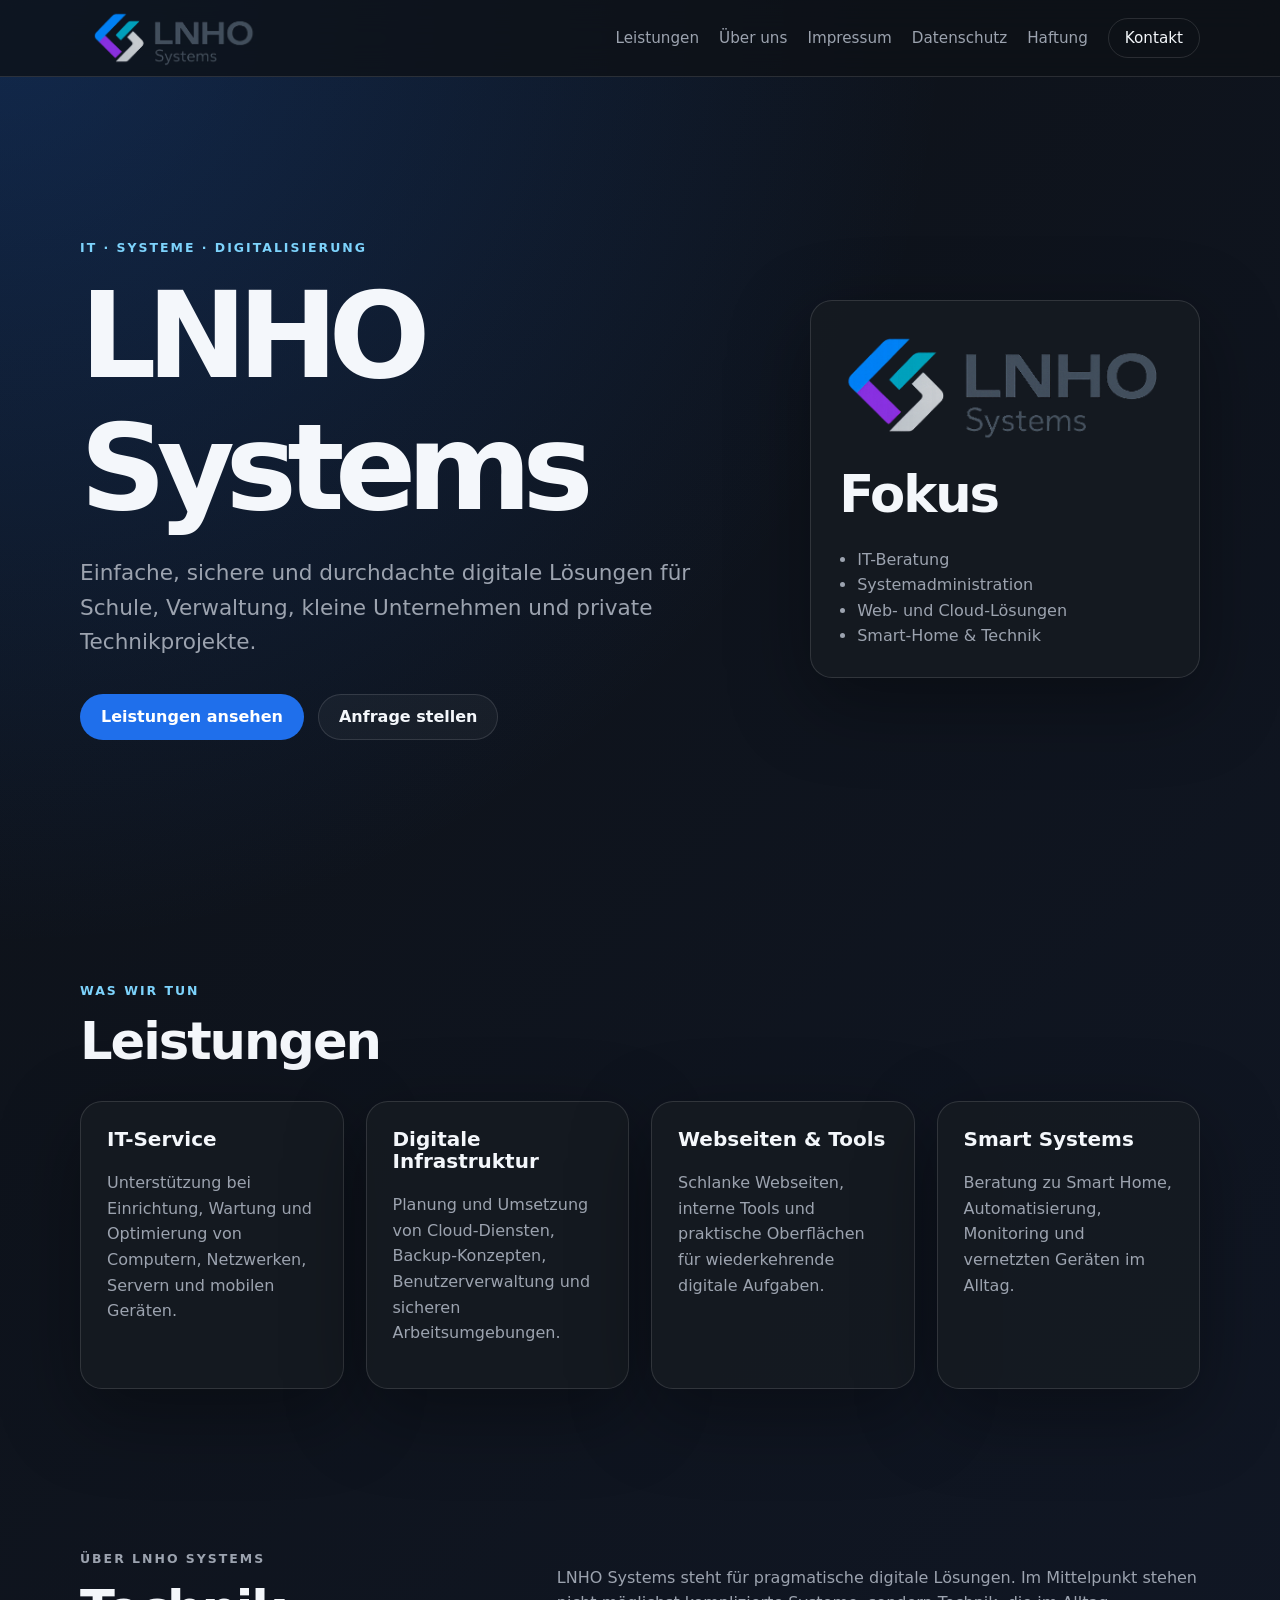
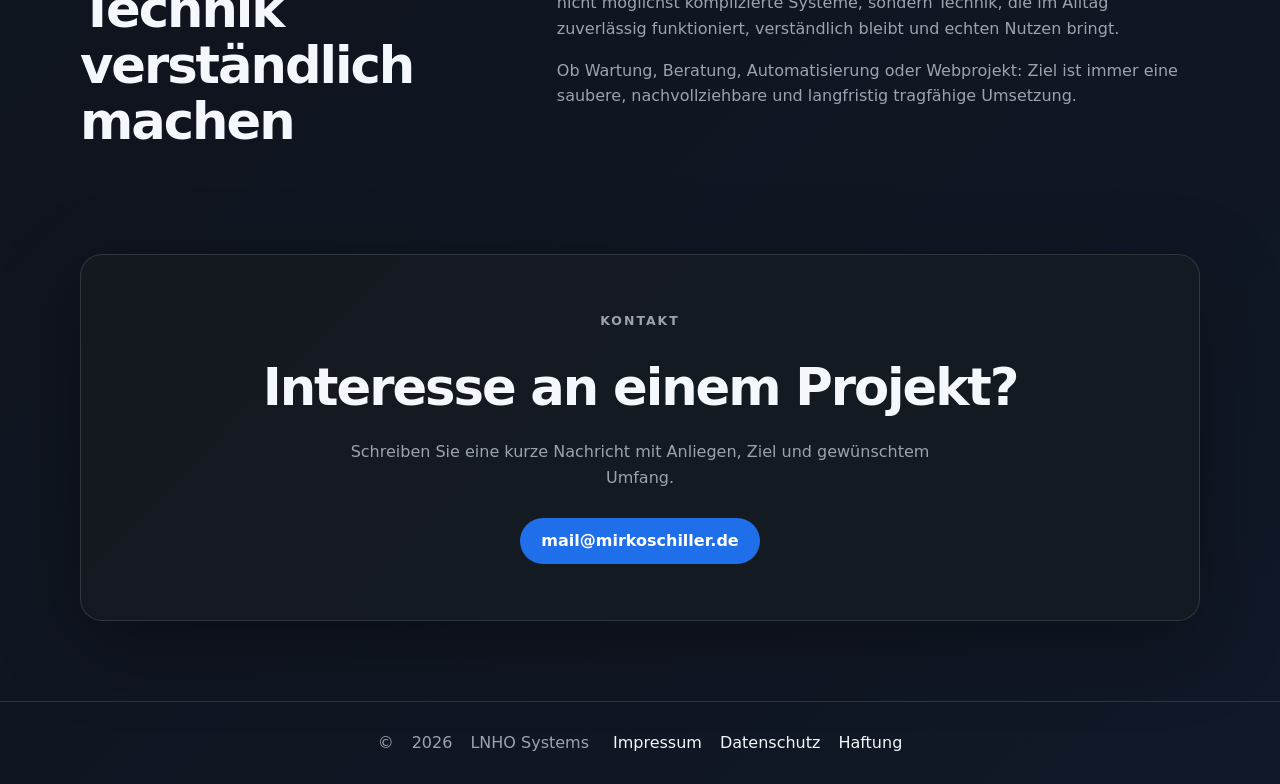
<file: index.html>
<!DOCTYPE html>
<html lang="de">
<head>
  <meta charset="UTF-8" />
  <meta name="viewport" content="width=device-width, initial-scale=1.0" />
  <title>LNHO Systems</title>
  <meta name="description" content="LNHO Systems – digitale Lösungen, IT-Service und smarte Technik." />
  <link rel="stylesheet" href="styles.css" />
</head>
<body>
  <header class="site-header">
    <nav class="navbar">
      <a class="brand" href="index.html#start" aria-label="LNHO Systems Startseite">
        <img src="assets/LNHO Systems Logo.png" alt="LNHO Systems Logo" class="brand-logo" />
      </a>

      <button class="nav-toggle" aria-label="Menü öffnen">
        ☰
      </button>

      <ul class="nav-links">
        <li><a href="index.html#leistungen">Leistungen</a></li>
        <li><a href="index.html#ueber">Über uns</a></li>
        <li><a href="impressum.html">Impressum</a></li>
        <li><a href="datenschutz.html">Datenschutz</a></li>
        <li><a href="haftung.html">Haftung</a></li>
        <li><a href="index.html#kontakt" class="nav-button">Kontakt</a></li>
      </ul>
    </nav>
  </header>

  <main>
    <section id="start" class="hero">
      <div class="hero-content">
        <p class="eyebrow">IT · Systeme · Digitalisierung</p>
        <h1>LNHO Systems</h1>
        <p class="hero-subtitle">
          Einfache, sichere und durchdachte digitale Lösungen für Schule,
          Verwaltung, kleine Unternehmen und private Technikprojekte.
        </p>

        <div class="hero-actions">
          <a href="#leistungen" class="button primary">Leistungen ansehen</a>
          <a href="#kontakt" class="button secondary">Anfrage stellen</a>
        </div>
      </div>

      <div class="hero-card">
        <img src="assets/LNHO Systems Logo.png" alt="LNHO Systems Logo" class="hero-logo" />
        <h2>Fokus</h2>
        <ul>
          <li>IT-Beratung</li>
          <li>Systemadministration</li>
          <li>Web- und Cloud-Lösungen</li>
          <li>Smart-Home & Technik</li>
        </ul>
      </div>
    </section>

    <section id="leistungen" class="section">
      <div class="section-heading">
        <p class="eyebrow">Was wir tun</p>
        <h2>Leistungen</h2>
      </div>

      <div class="grid cards">
        <article class="card">
          <h3>IT-Service</h3>
          <p>
            Unterstützung bei Einrichtung, Wartung und Optimierung von Computern,
            Netzwerken, Servern und mobilen Geräten.
          </p>
        </article>

        <article class="card">
          <h3>Digitale Infrastruktur</h3>
          <p>
            Planung und Umsetzung von Cloud-Diensten, Backup-Konzepten,
            Benutzerverwaltung und sicheren Arbeitsumgebungen.
          </p>
        </article>

        <article class="card">
          <h3>Webseiten & Tools</h3>
          <p>
            Schlanke Webseiten, interne Tools und praktische Oberflächen für
            wiederkehrende digitale Aufgaben.
          </p>
        </article>

        <article class="card">
          <h3>Smart Systems</h3>
          <p>
            Beratung zu Smart Home, Automatisierung, Monitoring und vernetzten
            Geräten im Alltag.
          </p>
        </article>
      </div>
    </section>

    <section id="ueber" class="section split">
      <div>
        <p class="eyebrow">Über LNHO Systems</p>
        <h2>Technik verständlich machen</h2>
      </div>
      <div>
        <p>
          LNHO Systems steht für pragmatische digitale Lösungen. Im Mittelpunkt
          stehen nicht möglichst komplizierte Systeme, sondern Technik, die im
          Alltag zuverlässig funktioniert, verständlich bleibt und echten Nutzen
          bringt.
        </p>
        <p>
          Ob Wartung, Beratung, Automatisierung oder Webprojekt: Ziel ist immer
          eine saubere, nachvollziehbare und langfristig tragfähige Umsetzung.
        </p>
      </div>
    </section>

    

    <section id="kontakt" class="section contact">
      <p class="eyebrow">Kontakt</p>
      <h2>Interesse an einem Projekt?</h2>
      <p>
        Schreiben Sie eine kurze Nachricht mit Anliegen, Ziel und gewünschtem
        Umfang.
      </p>
      <a class="button primary" href="mailto:mail@mirkoschiller.de">
        mail@mirkoschiller.de
      </a>
    </section>
  </main>

  <footer class="site-footer">
    <p>© <span id="year"></span> LNHO Systems</p>
    <p>
      <a href="impressum.html">Impressum</a>
      <a href="datenschutz.html">Datenschutz</a>
      <a href="haftung.html">Haftung</a>
    </p>
  </footer>

  <script src="script.js"></script>
</body>
</html>
</file>
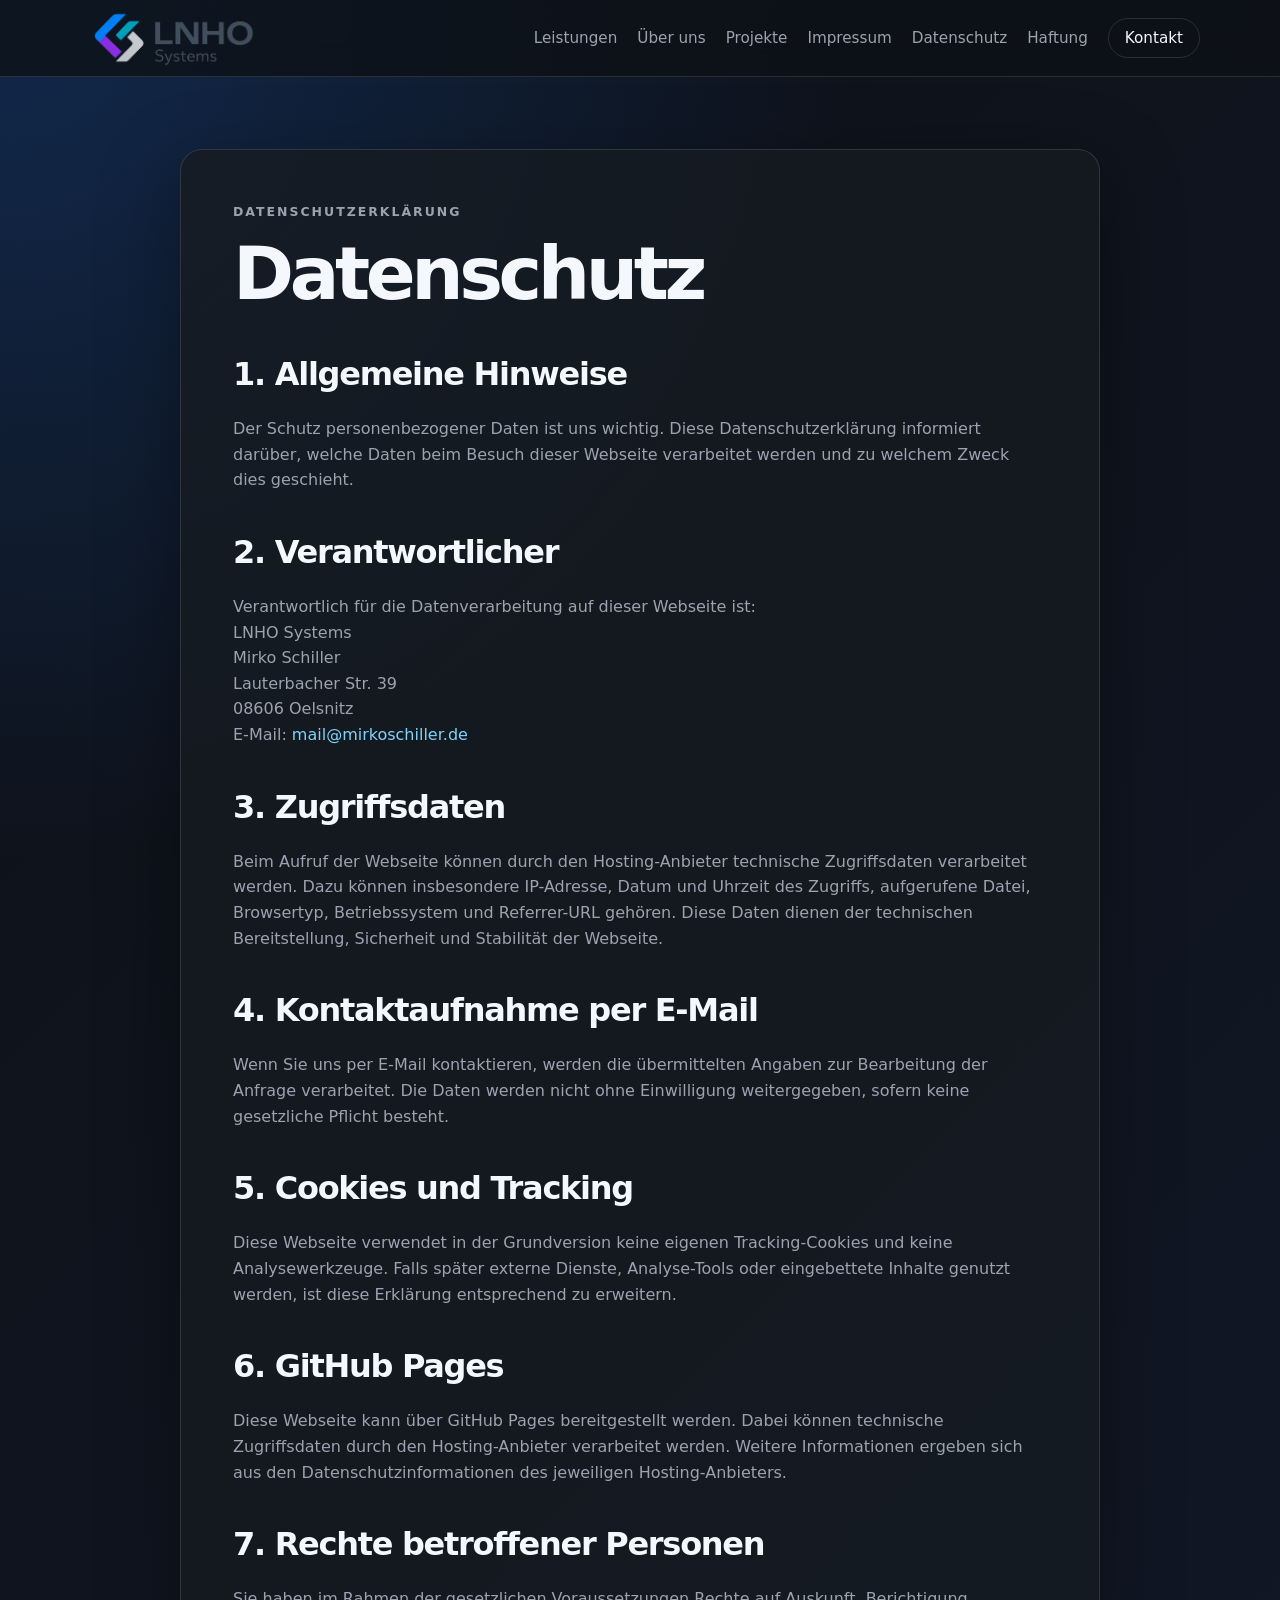
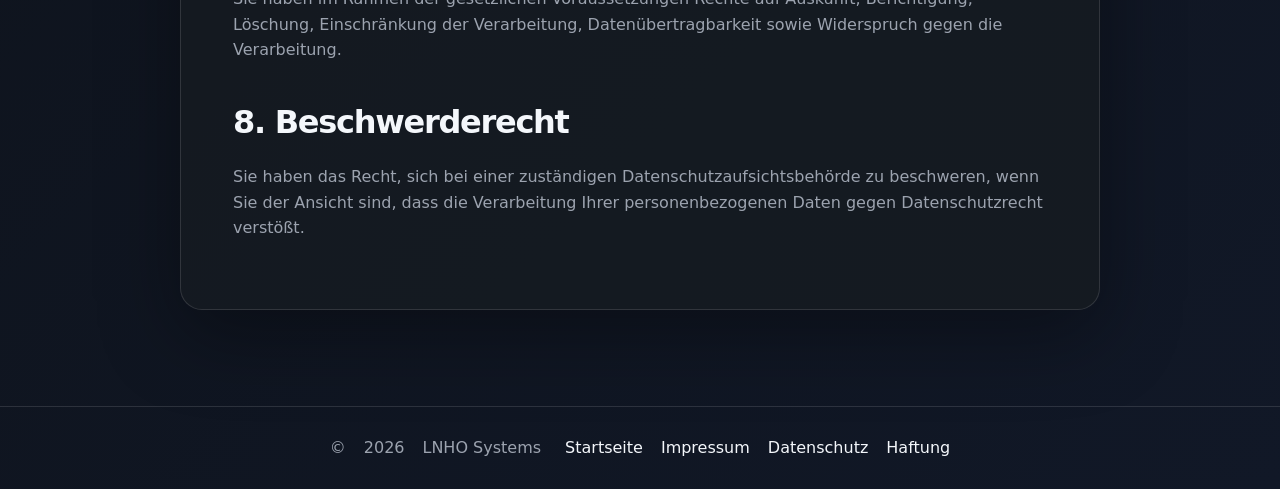
<file: datenschutz.html>
<!DOCTYPE html>
<html lang="de">
<head>
  <meta charset="UTF-8" />
  <meta name="viewport" content="width=device-width, initial-scale=1.0" />
  <title>Datenschutz · LNHO Systems</title>
  <meta name="description" content="Datenschutz von LNHO Systems." />
  <link rel="stylesheet" href="styles.css" />
</head>
<body>
  <header class="site-header">
    <nav class="navbar">
      <a class="brand" href="index.html#start" aria-label="LNHO Systems Startseite">
        <img src="assets/LNHO Systems Logo.png" alt="LNHO Systems Logo" class="brand-logo" />
      </a>

      <button class="nav-toggle" aria-label="Menü öffnen">☰</button>

      <ul class="nav-links">
        <li><a href="index.html#leistungen">Leistungen</a></li>
        <li><a href="index.html#ueber">Über uns</a></li>
        <li><a href="index.html#projekte">Projekte</a></li>
        <li><a href="impressum.html">Impressum</a></li>
        <li><a href="datenschutz.html">Datenschutz</a></li>
        <li><a href="haftung.html">Haftung</a></li>
        <li><a href="index.html#kontakt" class="nav-button">Kontakt</a></li>
      </ul>
    </nav>
  </header>

  <main class="legal-page">
    <article class="legal-card">
      <p class="eyebrow">Datenschutzerklärung</p>
      <h1>Datenschutz</h1>


<h2>1. Allgemeine Hinweise</h2>
<p>
  Der Schutz personenbezogener Daten ist uns wichtig. Diese Datenschutzerklärung informiert darüber,
  welche Daten beim Besuch dieser Webseite verarbeitet werden und zu welchem Zweck dies geschieht.
</p>

<h2>2. Verantwortlicher</h2>
<p>
  Verantwortlich für die Datenverarbeitung auf dieser Webseite ist:<br>
  LNHO Systems<br>
  Mirko Schiller<br>
  Lauterbacher Str. 39<br>
  08606 Oelsnitz<br>
  E-Mail: <a href="mailto:mail@mirkoschiller.de">mail@mirkoschiller.de</a>
</p>

<h2>3. Zugriffsdaten</h2>
<p>
  Beim Aufruf der Webseite können durch den Hosting-Anbieter technische Zugriffsdaten verarbeitet werden.
  Dazu können insbesondere IP-Adresse, Datum und Uhrzeit des Zugriffs, aufgerufene Datei, Browsertyp,
  Betriebssystem und Referrer-URL gehören. Diese Daten dienen der technischen Bereitstellung,
  Sicherheit und Stabilität der Webseite.
</p>

<h2>4. Kontaktaufnahme per E-Mail</h2>
<p>
  Wenn Sie uns per E-Mail kontaktieren, werden die übermittelten Angaben zur Bearbeitung der Anfrage
  verarbeitet. Die Daten werden nicht ohne Einwilligung weitergegeben, sofern keine gesetzliche Pflicht besteht.
</p>

<h2>5. Cookies und Tracking</h2>
<p>
  Diese Webseite verwendet in der Grundversion keine eigenen Tracking-Cookies und keine Analysewerkzeuge.
  Falls später externe Dienste, Analyse-Tools oder eingebettete Inhalte genutzt werden, ist diese Erklärung
  entsprechend zu erweitern.
</p>

<h2>6. GitHub Pages</h2>
<p>
  Diese Webseite kann über GitHub Pages bereitgestellt werden. Dabei können technische Zugriffsdaten durch
  den Hosting-Anbieter verarbeitet werden. Weitere Informationen ergeben sich aus den Datenschutzinformationen
  des jeweiligen Hosting-Anbieters.
</p>

<h2>7. Rechte betroffener Personen</h2>
<p>
  Sie haben im Rahmen der gesetzlichen Voraussetzungen Rechte auf Auskunft, Berichtigung, Löschung,
  Einschränkung der Verarbeitung, Datenübertragbarkeit sowie Widerspruch gegen die Verarbeitung.
</p>

<h2>8. Beschwerderecht</h2>
<p>
  Sie haben das Recht, sich bei einer zuständigen Datenschutzaufsichtsbehörde zu beschweren, wenn Sie der
  Ansicht sind, dass die Verarbeitung Ihrer personenbezogenen Daten gegen Datenschutzrecht verstößt.
</p>

    </article>
  </main>

  <footer class="site-footer">
    <p>© <span id="year"></span> LNHO Systems</p>
    <p>
      <a href="index.html">Startseite</a>
      <a href="impressum.html">Impressum</a>
      <a href="datenschutz.html">Datenschutz</a>
      <a href="haftung.html">Haftung</a>
    </p>
  </footer>

  <script src="script.js"></script>
</body>
</html>
</file>
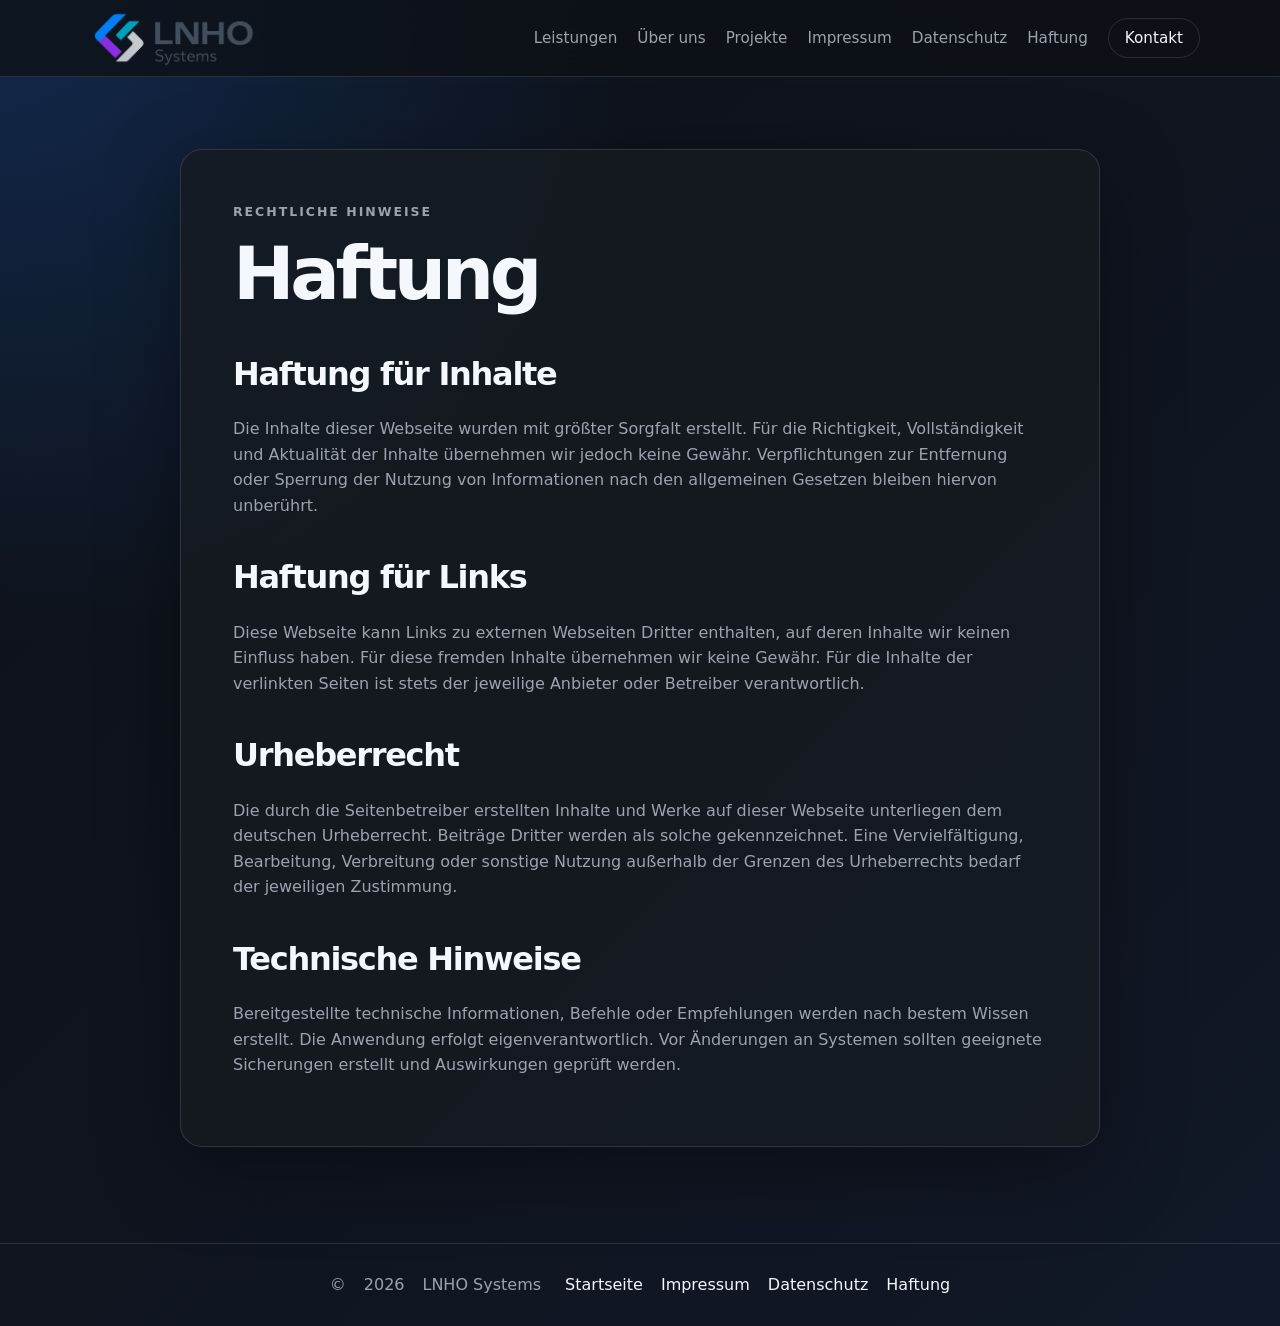
<file: haftung.html>
<!DOCTYPE html>
<html lang="de">
<head>
  <meta charset="UTF-8" />
  <meta name="viewport" content="width=device-width, initial-scale=1.0" />
  <title>Haftung · LNHO Systems</title>
  <meta name="description" content="Haftung von LNHO Systems." />
  <link rel="stylesheet" href="styles.css" />
</head>
<body>
  <header class="site-header">
    <nav class="navbar">
      <a class="brand" href="index.html#start" aria-label="LNHO Systems Startseite">
        <img src="assets/LNHO Systems Logo.png" alt="LNHO Systems Logo" class="brand-logo" />
      </a>

      <button class="nav-toggle" aria-label="Menü öffnen">☰</button>

      <ul class="nav-links">
        <li><a href="index.html#leistungen">Leistungen</a></li>
        <li><a href="index.html#ueber">Über uns</a></li>
        <li><a href="index.html#projekte">Projekte</a></li>
        <li><a href="impressum.html">Impressum</a></li>
        <li><a href="datenschutz.html">Datenschutz</a></li>
        <li><a href="haftung.html">Haftung</a></li>
        <li><a href="index.html#kontakt" class="nav-button">Kontakt</a></li>
      </ul>
    </nav>
  </header>

  <main class="legal-page">
    <article class="legal-card">
      <p class="eyebrow">Rechtliche Hinweise</p>
      <h1>Haftung</h1>


<h2>Haftung für Inhalte</h2>
<p>
  Die Inhalte dieser Webseite wurden mit größter Sorgfalt erstellt. Für die Richtigkeit, Vollständigkeit und
  Aktualität der Inhalte übernehmen wir jedoch keine Gewähr. Verpflichtungen zur Entfernung oder Sperrung
  der Nutzung von Informationen nach den allgemeinen Gesetzen bleiben hiervon unberührt.
</p>

<h2>Haftung für Links</h2>
<p>
  Diese Webseite kann Links zu externen Webseiten Dritter enthalten, auf deren Inhalte wir keinen Einfluss haben.
  Für diese fremden Inhalte übernehmen wir keine Gewähr. Für die Inhalte der verlinkten Seiten ist stets der
  jeweilige Anbieter oder Betreiber verantwortlich.
</p>

<h2>Urheberrecht</h2>
<p>
  Die durch die Seitenbetreiber erstellten Inhalte und Werke auf dieser Webseite unterliegen dem deutschen
  Urheberrecht. Beiträge Dritter werden als solche gekennzeichnet. Eine Vervielfältigung, Bearbeitung,
  Verbreitung oder sonstige Nutzung außerhalb der Grenzen des Urheberrechts bedarf der jeweiligen Zustimmung.
</p>

<h2>Technische Hinweise</h2>
<p>
  Bereitgestellte technische Informationen, Befehle oder Empfehlungen werden nach bestem Wissen erstellt.
  Die Anwendung erfolgt eigenverantwortlich. Vor Änderungen an Systemen sollten geeignete Sicherungen
  erstellt und Auswirkungen geprüft werden.
</p>

    </article>
  </main>

  <footer class="site-footer">
    <p>© <span id="year"></span> LNHO Systems</p>
    <p>
      <a href="index.html">Startseite</a>
      <a href="impressum.html">Impressum</a>
      <a href="datenschutz.html">Datenschutz</a>
      <a href="haftung.html">Haftung</a>
    </p>
  </footer>

  <script src="script.js"></script>
</body>
</html>
</file>
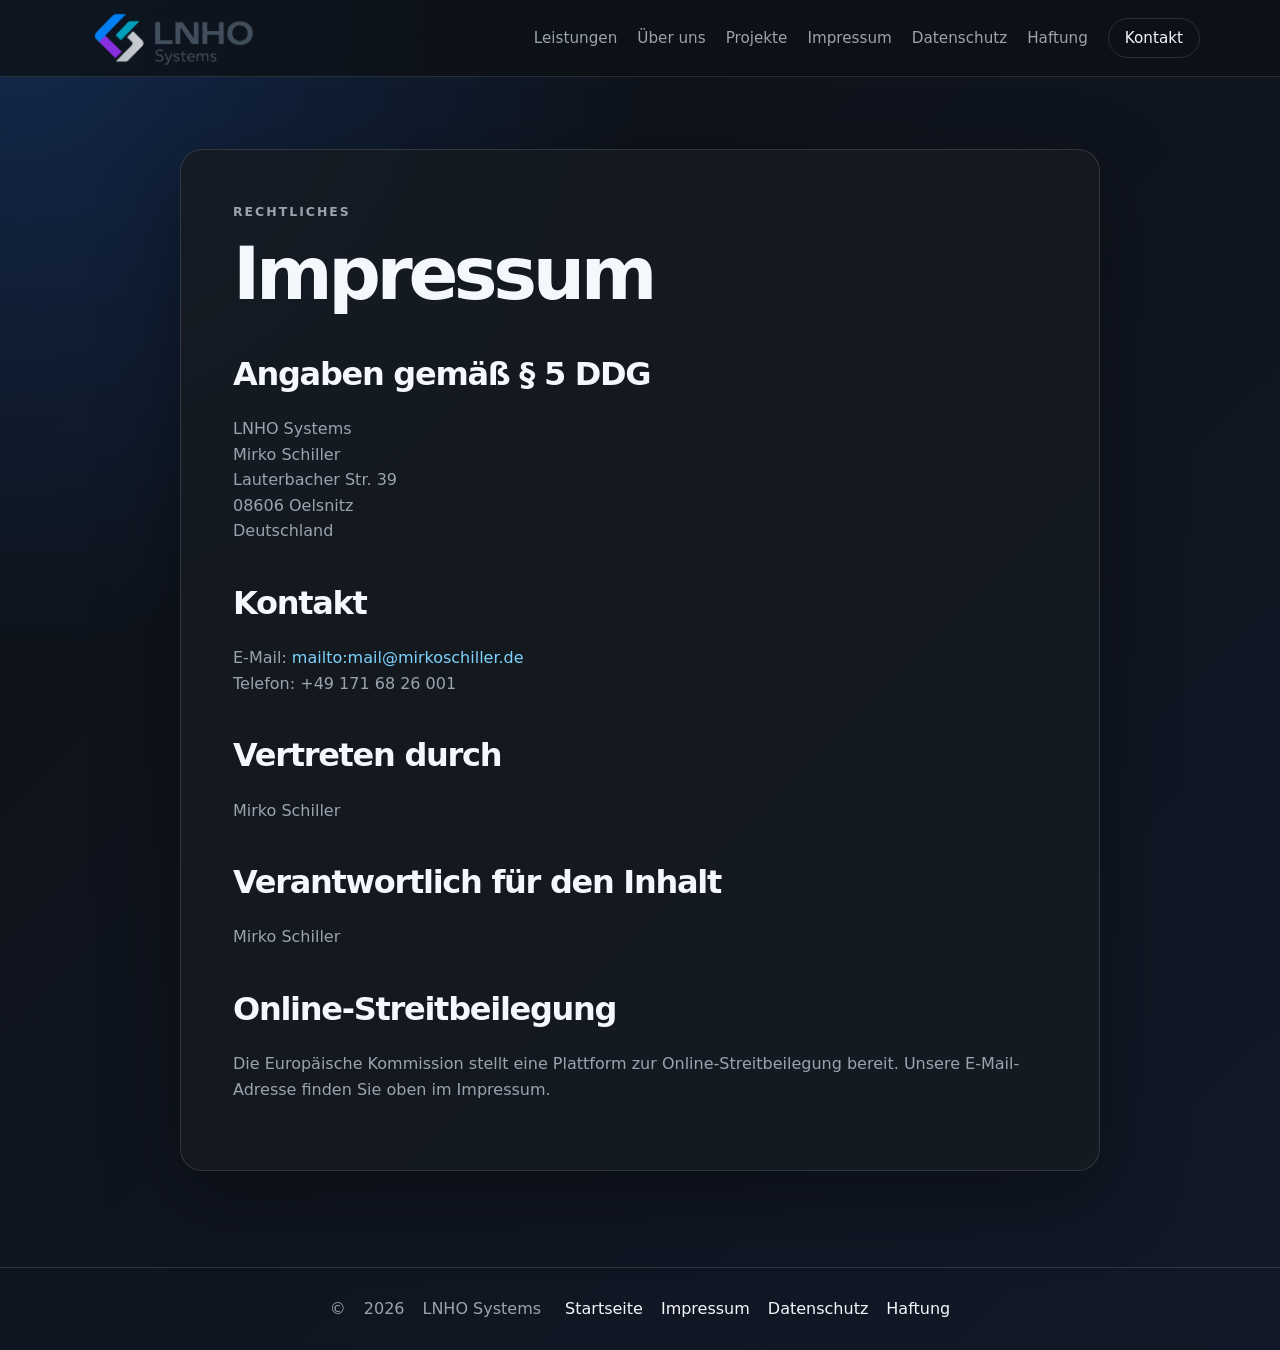
<file: impressum.html>
<!DOCTYPE html>
<html lang="de">
<head>
  <meta charset="UTF-8" />
  <meta name="viewport" content="width=device-width, initial-scale=1.0" />
  <title>Impressum · LNHO Systems</title>
  <meta name="description" content="Impressum von LNHO Systems." />
  <link rel="stylesheet" href="styles.css" />
</head>
<body>
  <header class="site-header">
    <nav class="navbar">
      <a class="brand" href="index.html#start" aria-label="LNHO Systems Startseite">
        <img src="assets/LNHO Systems Logo.png" alt="LNHO Systems Logo" class="brand-logo" />
      </a>

      <button class="nav-toggle" aria-label="Menü öffnen">☰</button>

      <ul class="nav-links">
        <li><a href="index.html#leistungen">Leistungen</a></li>
        <li><a href="index.html#ueber">Über uns</a></li>
        <li><a href="index.html#projekte">Projekte</a></li>
        <li><a href="impressum.html">Impressum</a></li>
        <li><a href="datenschutz.html">Datenschutz</a></li>
        <li><a href="haftung.html">Haftung</a></li>
        <li><a href="index.html#kontakt" class="nav-button">Kontakt</a></li>
      </ul>
    </nav>
  </header>

  <main class="legal-page">
    <article class="legal-card">
      <p class="eyebrow">Rechtliches</p>
      <h1>Impressum</h1>


<h2>Angaben gemäß § 5 DDG</h2>
<p>
  LNHO Systems<br>
  Mirko Schiller<br>
  Lauterbacher Str. 39<br>
  08606 Oelsnitz<br>
  Deutschland
</p>

<h2>Kontakt</h2>
<p>
  E-Mail: <a href="mailto:mail@mirkoschiller.de">mailto:mail@mirkoschiller.de</a><br>
  Telefon: +49 171 68 26 001
</p>

<h2>Vertreten durch</h2>
<p>
  Mirko Schiller
</p>

<h2>Verantwortlich für den Inhalt</h2>
<p>
  Mirko Schiller
</p>

<h2>Online-Streitbeilegung</h2>
<p>
  Die Europäische Kommission stellt eine Plattform zur Online-Streitbeilegung bereit.
  Unsere E-Mail-Adresse finden Sie oben im Impressum.
</p>

    </article>
  </main>

  <footer class="site-footer">
    <p>© <span id="year"></span> LNHO Systems</p>
    <p>
      <a href="index.html">Startseite</a>
      <a href="impressum.html">Impressum</a>
      <a href="datenschutz.html">Datenschutz</a>
      <a href="haftung.html">Haftung</a>
    </p>
  </footer>

  <script src="script.js"></script>
</body>
</html>
</file>
<file: styles.css>
:root {
  --bg: #0d1117;
  --bg-soft: #111827;
  --card: #161b22;
  --text: #f4f7fb;
  --muted: #9ca3af;
  --line: rgba(255, 255, 255, 0.12);
  --accent: #1f6feb;
  --accent-soft: rgba(31, 111, 235, 0.16);
  --radius: 22px;
  --shadow: 0 24px 80px rgba(0, 0, 0, 0.35);
}

* {
  box-sizing: border-box;
}

html {
  scroll-behavior: smooth;
}

body {
  margin: 0;
  font-family: system-ui, -apple-system, BlinkMacSystemFont, "Segoe UI", sans-serif;
  background:
    radial-gradient(circle at top left, rgba(31, 111, 235, 0.25), transparent 35%),
    linear-gradient(135deg, #0d1117 0%, #111827 100%);
  color: var(--text);
  line-height: 1.6;
}

a {
  color: inherit;
  text-decoration: none;
}

.site-header {
  position: sticky;
  top: 0;
  z-index: 20;
  backdrop-filter: blur(16px);
  background: rgba(13, 17, 23, 0.78);
  border-bottom: 1px solid var(--line);
}

.navbar {
  width: min(1120px, calc(100% - 32px));
  margin: 0 auto;
  min-height: 76px;
  display: flex;
  align-items: center;
  justify-content: space-between;
}

.brand {
  display: inline-flex;
  align-items: center;
  min-width: 170px;
}

.brand-logo {
  display: block;
  width: 190px;
  max-height: 58px;
  object-fit: contain;
}

.hero-logo {
  display: block;
  width: 100%;
  max-width: 340px;
  margin-bottom: 24px;
}

.nav-links {
  display: flex;
  align-items: center;
  gap: 20px;
  list-style: none;
  margin: 0;
  padding: 0;
  color: var(--muted);
  font-size: 0.95rem;
}

.nav-links a:hover {
  color: var(--text);
}

.nav-button {
  padding: 10px 16px;
  border: 1px solid var(--line);
  border-radius: 999px;
  color: var(--text);
}

.nav-toggle {
  display: none;
  border: 1px solid var(--line);
  background: transparent;
  color: var(--text);
  border-radius: 12px;
  padding: 8px 12px;
  font-size: 1.1rem;
}

.hero {
  width: min(1120px, calc(100% - 32px));
  margin: 0 auto;
  min-height: calc(100vh - 76px);
  display: grid;
  grid-template-columns: 1.4fr 0.8fr;
  align-items: center;
  gap: 48px;
  padding: 80px 0;
}

.eyebrow {
  margin: 0 0 12px;
  color: #7dd3fc;
  text-transform: uppercase;
  letter-spacing: 0.16em;
  font-size: 0.78rem;
  font-weight: 700;
}

h1,
h2,
h3 {
  line-height: 1.1;
  margin-top: 0;
}

h1 {
  font-size: clamp(3.2rem, 10vw, 7.5rem);
  margin-bottom: 22px;
  letter-spacing: -0.08em;
}

h2 {
  font-size: clamp(2rem, 4vw, 3.5rem);
  letter-spacing: -0.04em;
  margin-bottom: 24px;
}

h3 {
  font-size: 1.25rem;
}

.hero-subtitle {
  max-width: 680px;
  color: var(--muted);
  font-size: clamp(1.1rem, 2vw, 1.35rem);
  margin-bottom: 34px;
}

.hero-actions {
  display: flex;
  flex-wrap: wrap;
  gap: 14px;
}

.button {
  display: inline-flex;
  align-items: center;
  justify-content: center;
  min-height: 46px;
  padding: 0 20px;
  border-radius: 999px;
  font-weight: 700;
  border: 1px solid var(--line);
}

.button.primary {
  background: var(--accent);
  color: white;
  border-color: transparent;
}

.button.secondary {
  background: rgba(255, 255, 255, 0.04);
  color: var(--text);
}

.hero-card,
.card,
.project-item,
.contact,
.legal-card {
  background: rgba(22, 27, 34, 0.82);
  border: 1px solid var(--line);
  border-radius: var(--radius);
  box-shadow: var(--shadow);
}

.hero-card {
  padding: 28px;
}

.hero-card ul {
  margin: 0;
  padding-left: 18px;
  color: var(--muted);
}

.section {
  width: min(1120px, calc(100% - 32px));
  margin: 0 auto;
  padding: 80px 0;
}

.section-heading {
  max-width: 740px;
  margin-bottom: 32px;
}

.grid {
  display: grid;
  gap: 22px;
}

.cards {
  grid-template-columns: repeat(4, 1fr);
}

.card {
  padding: 26px;
}

.card p,
.project-item p,
.split p,
.contact p,
.legal-card p,
.legal-card li {
  color: var(--muted);
}

.split {
  display: grid;
  grid-template-columns: 0.8fr 1.2fr;
  gap: 48px;
  align-items: start;
}

.project-list {
  display: grid;
  gap: 16px;
}

.project-item {
  display: grid;
  grid-template-columns: 72px 1fr;
  gap: 18px;
  padding: 22px;
}

.project-item span {
  color: var(--accent);
  font-weight: 900;
  font-size: 1.4rem;
}

.contact {
  text-align: center;
  padding: 56px 28px;
  margin-bottom: 80px;
}

.contact p {
  max-width: 620px;
  margin: 0 auto 28px;
}

.legal-page {
  width: min(920px, calc(100% - 32px));
  margin: 0 auto;
  padding: 72px 0 96px;
}

.legal-card {
  padding: clamp(26px, 5vw, 52px);
}

.legal-card h1 {
  font-size: clamp(2.4rem, 6vw, 4.6rem);
  letter-spacing: -0.06em;
}

.legal-card h2 {
  font-size: clamp(1.4rem, 3vw, 2rem);
  margin-top: 42px;
}

.legal-card a {
  color: #7dd3fc;
}

.notice {
  padding: 16px 18px;
  border-radius: 16px;
  border: 1px solid var(--line);
  background: var(--accent-soft);
  color: var(--text);
}

.site-footer {
  border-top: 1px solid var(--line);
  padding: 28px 16px;
  color: var(--muted);
  display: flex;
  justify-content: center;
  gap: 24px;
  flex-wrap: wrap;
}

.site-footer p {
  display: flex;
  gap: 18px;
  flex-wrap: wrap;
  margin: 0;
}

.site-footer a {
  color: var(--text);
}

@media (max-width: 980px) {
  .nav-links {
    gap: 14px;
    font-size: 0.9rem;
  }

  .brand-logo {
    width: 160px;
  }
}

@media (max-width: 860px) {
  .nav-toggle {
    display: inline-flex;
  }

  .nav-links {
    position: absolute;
    left: 16px;
    right: 16px;
    top: 76px;
    display: none;
    flex-direction: column;
    align-items: stretch;
    gap: 0;
    padding: 14px;
    background: rgba(13, 17, 23, 0.96);
    border: 1px solid var(--line);
    border-radius: 18px;
  }

  .nav-links.open {
    display: flex;
  }

  .nav-links a {
    display: block;
    padding: 12px;
  }

  .hero,
  .split {
    grid-template-columns: 1fr;
  }

  .hero {
    min-height: auto;
    padding-top: 56px;
  }

  .cards {
    grid-template-columns: 1fr 1fr;
  }
}

@media (max-width: 560px) {
  .cards {
    grid-template-columns: 1fr;
  }

  .project-item {
    grid-template-columns: 1fr;
  }

  .site-footer {
    flex-direction: column;
    align-items: center;
    gap: 8px;
  }

  .site-footer p {
    justify-content: center;
  }
}
</file>
